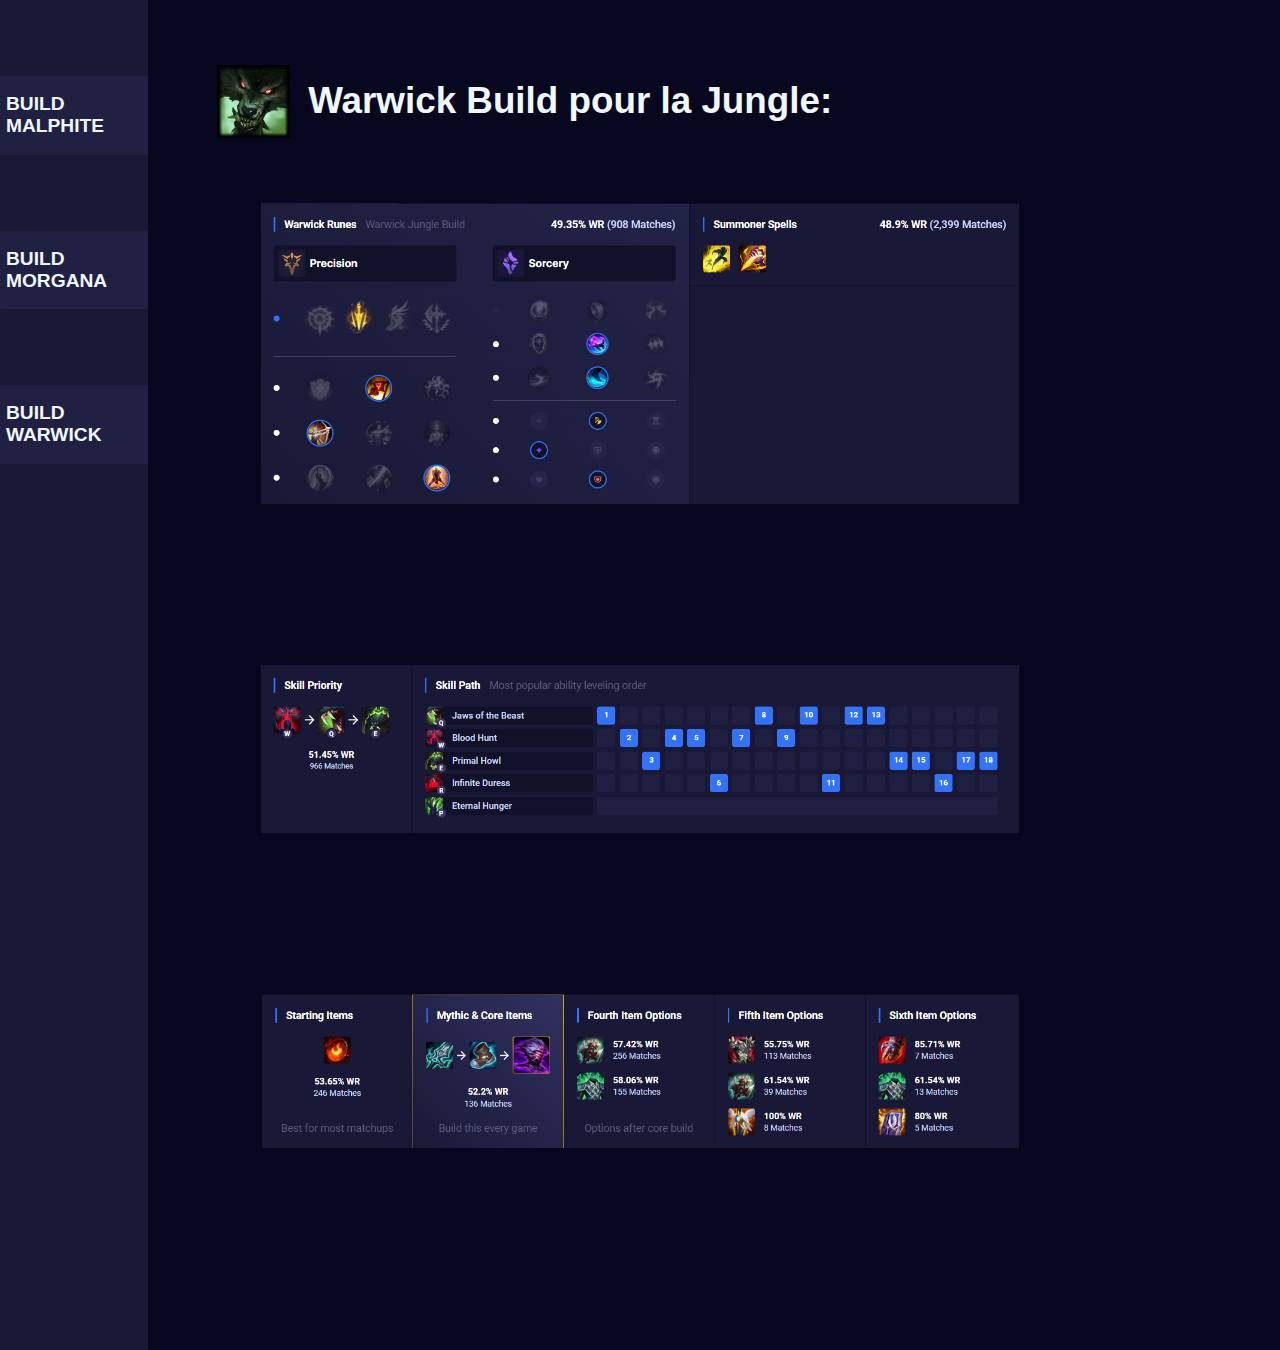
<file: site_html_css/index.html>
<!DOCTYPE html>
<html lang="en">
<head>
    <meta charset="UTF-8">
    <meta name="viewport" content="width=device-width, initial-scale=1.0">
    <title>Document</title>
    <link rel="stylesheet" href="css/style.css">
</head>
<body>
    <nav>
        <div class="liens">
            <a href="malphite.html">BUILD MALPHITE</a>
            <a href="morgana.html">BUILD MORGANA</a>
            <a href="index.html">BUILD WARWICK</a>
        </div>
    </nav>

    <div class="trois">
        <header>
            <img class="icone" src="images/warwick.jpg" alt="warwick_icon">
            <p id="titre">Warwick Build pour la Jungle:</p>
        </header>
        <main class="article">
            <div class="images_pc">
                <img src="images/runes.png" alt="runes_pc">
                <img src="images/competences.png" alt="competences_pc">
                <img src="images/items.png" alt="items_pc">
            </div>
            <div class="images_mobile">
                <img src="images/runes_mobile.jpg" alt="runes_mobile">
                <img src="images/competences_mobile.jpg" alt="competences_mobile">
                <img src="images/items_mobile.jpg" alt="items_mobile">
            </div>
        </main>
        <footer>
        </footer>
    </div>

    <section class="aside">
    </section>
</body>
</html>
</file>
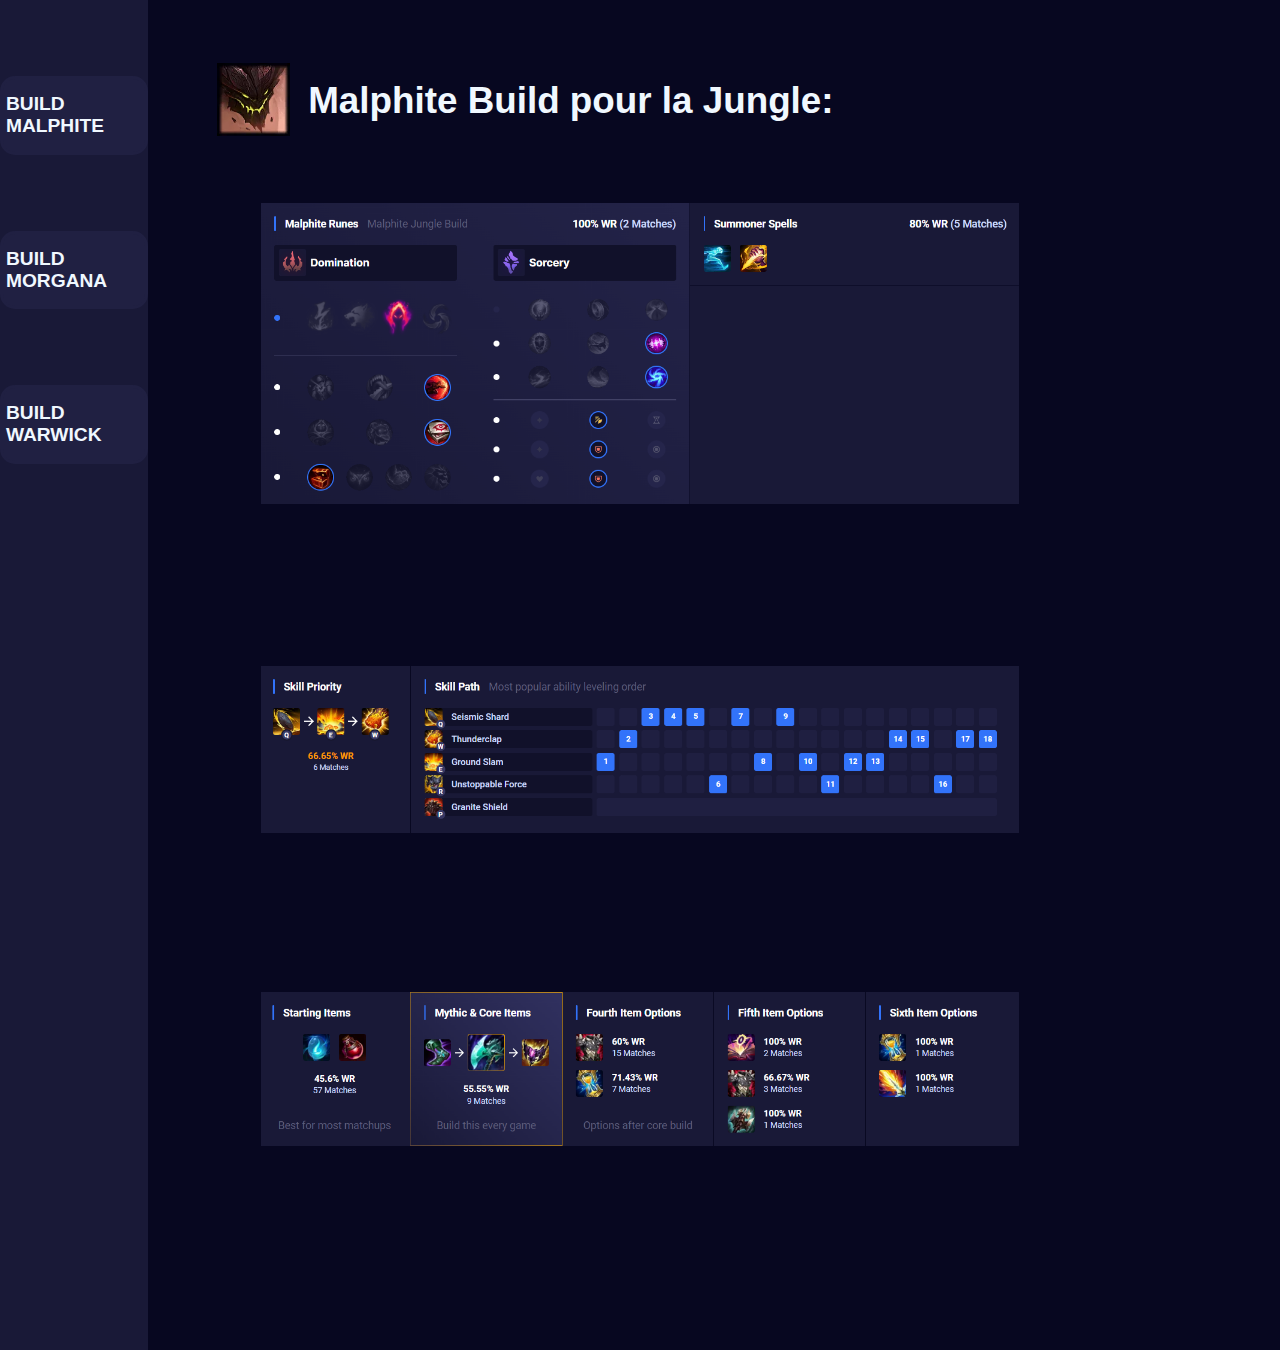
<file: site_html_css/malphite.html>
<!DOCTYPE html>
<html lang="en">
<head>
    <meta charset="UTF-8">
    <meta name="viewport" content="width=device-width, initial-scale=1.0">
    <title>Document</title>
    <link rel="stylesheet" href="css/malphite.css">
</head>
<body>
    <nav>
        <div class="liens">
            <a class="pages" href="malphite.html">BUILD MALPHITE</a>
            <a class="pages" href="morgana.html">BUILD MORGANA</a>
            <a class="pages" href="index.html">BUILD WARWICK</a>
        </div>
    </nav>

    <div class="trois">
        <header>
            <a class="easter_egg" href="images/malphite_easter.png"><img class="icone" src="images/malphite.jpg" alt=""></a>
            <p id="titre">Malphite Build pour la Jungle:</p>
        </header>
        <main class="article">
            <div class="images_pc">
                <img src="images/runes_malph.png" alt="runes_pc">
                <img src="images/competences_malph.png" alt="competences_pc">
                <img src="images/items_malph.png" alt="items_pc">
            </div>
            <div class="images_mobile">
                <img src="images/runes_mobile_malph.jpg" alt="runes_mobile">
                <img src="images/competences_mobile_malph.jpg" alt="competences_mobile">
                <img src="images/items_mobile_malph.jpg" alt="items_mobile">
            </div>
        </main>
        <footer>
        </footer>
    </div>

    <section class="aside">
    </section>
    
</body>
</html>
</file>
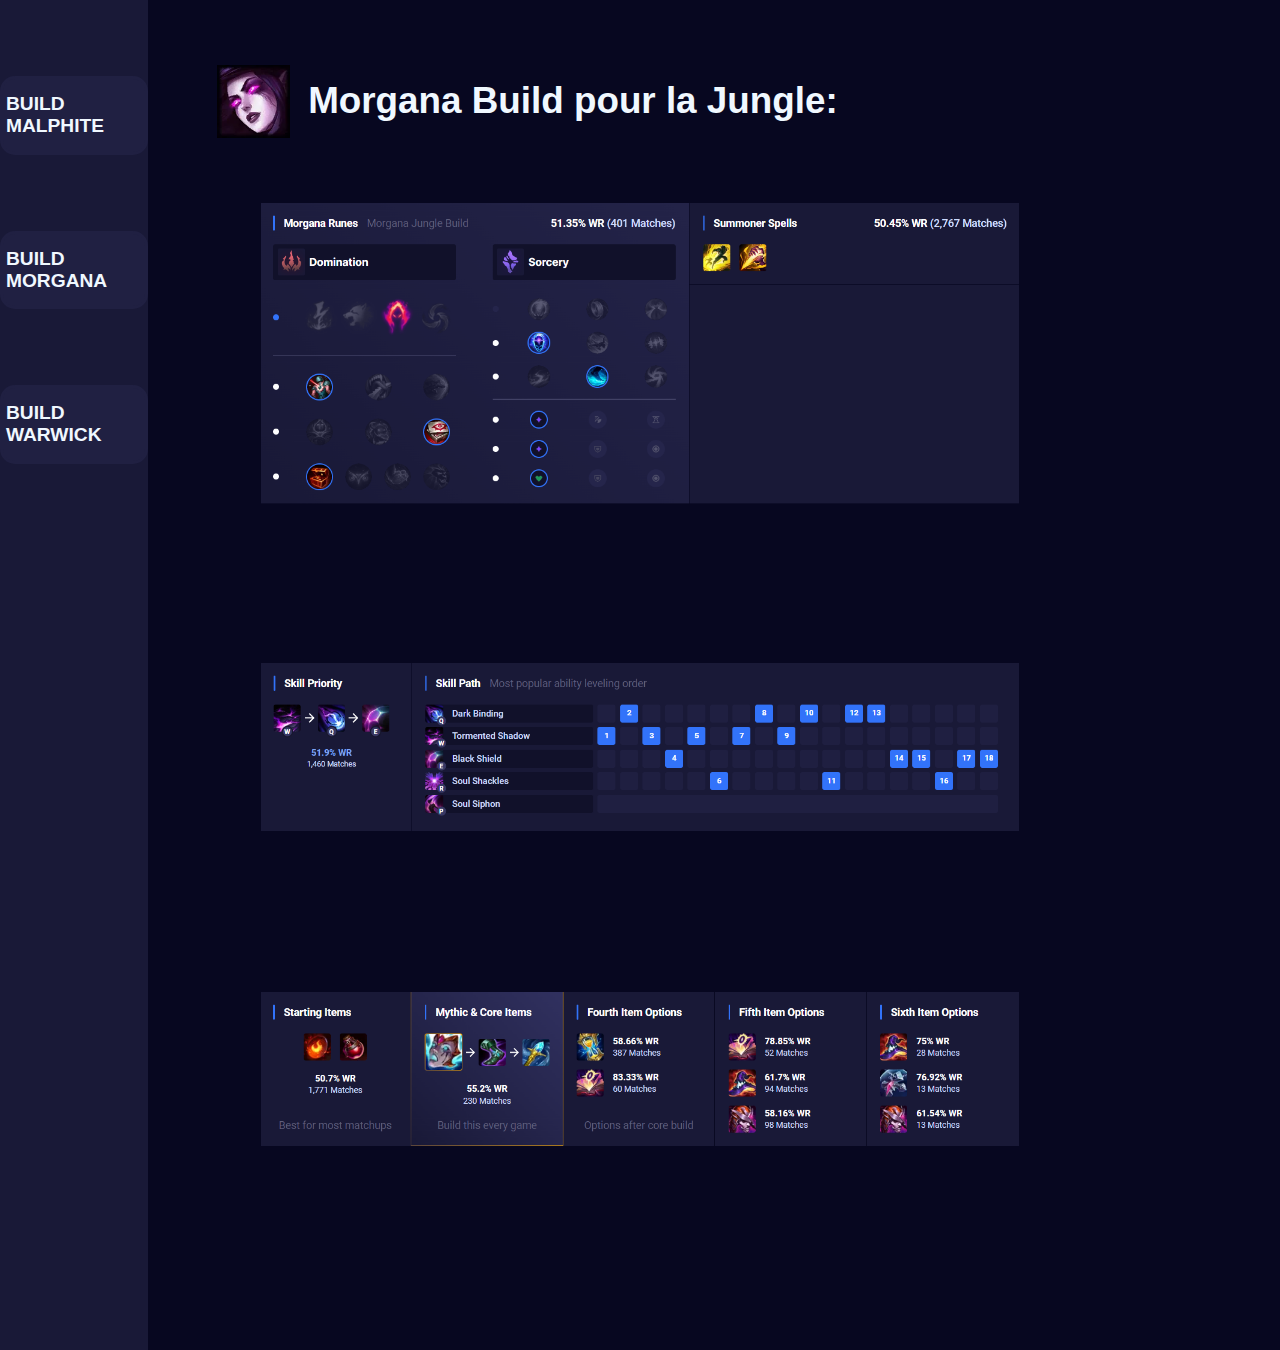
<file: site_html_css/morgana.html>
<!DOCTYPE html>
<html lang="en">
<head>
    <meta charset="UTF-8">
    <meta name="viewport" content="width=device-width, initial-scale=1.0">
    <title>Document</title>
    <link rel="stylesheet" href="css/morgana.css">
</head>
<body>
    <nav>
        <div class="liens">
            <a href="malphite.html">BUILD MALPHITE</a>
            <a href="morgana.html">BUILD MORGANA</a>
            <a href="index.html">BUILD WARWICK</a>
        </div>
    </nav>

    <div class="trois">
        <header>
            <img class="icone" src="images/morgana.jpg" alt="morgana_icon">
            <p id="titre">Morgana Build pour la Jungle:</p>
        </header>
        <main class="article">
            <div class="images_pc">
                <img src="images/runes_morg.png" alt="runes_pc">
                <img src="images/competences_morg.png" alt="competences_pc">
                <img src="images/items_morg.png" alt="items_pc">
            </div>
            <div class="images_mobile">
                <img src="images/runes_mobile_morg.jpg" alt="runes_mobile">
                <img src="images/competences_mobile_morg.jpg" alt="competences_mobile">
                <img src="images/items_mobile_morg.jpg" alt="items_mobile">
            </div>
        </main>
        <footer>
        </footer>
    </div>

    <section class="aside">
    </section>
    
</body>
</html>
</file>
<file: site_html_css/css/style.css>
*{
    margin: 0;
}

body{
    display: flex;  
    width: 100%;
    height: 100vh;
}

nav{
    background-color: rgb(25, 25, 55);  
    width: 15%;
    height: 150%;
}
a{
    color: aliceblue;
    font-size: larger;
    font-family: sans-serif;
    font-weight: 600;
    text-decoration: none;
    padding-top: 9.5%;
    padding-bottom: 9.5%;
    padding-left: 2%;
    border: 3px solid rgb(32, 32, 66);
    border-radius: 1px;
    background-color: rgb(32, 32, 66);
}
.liens{
    display: flex;
    width: 100%;
    height: 40%;
    flex-direction: column;
    justify-content: space-evenly;
}

.trois{
    width: 100%;
    height: 150%;
}
header{
    background-color: rgb(7, 7, 32);  
    height: 15%;
    display: flex;
    align-items: center;
    padding-left: 7%;
}
.icone{
    width: 8%;
    height: auto;
}
#titre{
    color: aliceblue;
    font-family: sans-serif;
    font-weight: 600;
    font-size: 230%;
    padding-left: 2%;
}
.article{
    background-color: rgb(7, 7, 32);  
    width: 100%;
    height: 70%;   
    display: flex;
}
.images_pc{
    display: flex;
    flex-direction: column;
    align-items: center;
    justify-content: space-between;
}
.images_mobile{
    display: none;
}
.article img{
    width: 77%;
    height: auto;
}
footer{
    background-color: rgb(7, 7, 32);  
    height: 15%;
}

.aside{
    background-color: rgb(7, 7, 32);  
    width: 15%;
    height: 150%;
}

@media screen and (max-width: 1024px){
    .aside{
        display: none;
    }
}

@media all and (max-device-width: 480px){
    body{
        flex-direction: column;
    }
    nav{
        width: 100%;
        height: 20%;
    }
    a{
        padding-left: 0%;
        border: none;
        background-color: rgb(25, 25, 55);
    }
    .liens{
        flex-direction: row;
        text-align: center;
    }
    .aside{
        display: none;
    }
    .images_pc{
        display: none;
    }
    .images_mobile{
        display: block;
        display: flex;
        flex-direction: column;
        align-items: center;
        justify-content: space-between;
    }
    .article{
        height: 100%;
    }
    header{
        height: 20%;
    }
    footer{
        height: 20%;
    }
}
</file>
<file: site_html_css/css/malphite.css>
*{
    margin: 0;
}

body{
    display: flex;  
    width: 100%;
    height: 100vh;
}

nav{
    background-color: rgb(25, 25, 55);  
    width: 15%;
    height: 150%;
}
.pages{
    color: aliceblue;
    font-size: larger;
    font-family: sans-serif;
    font-weight: 600;
    text-decoration: none;
    padding-top: 9.5%;
    padding-bottom: 9.5%;
    padding-left: 2%;
    border: 3px solid rgb(32, 32, 66);
    border-radius: 15px;
    background-color: rgb(32, 32, 66);
}
.liens{
    display: flex;
    width: 100%;
    height: 40%;
    flex-direction: column;
    justify-content: space-evenly;
}

.trois{
    width: 100%;
    height: 150%;
}
header{
    background-color: rgb(7, 7, 32);  
    height: 15%;
    display: flex;
    align-items: center;
    padding-left: 7%;
}
.easter_egg{
    width: 8%;
    height: auto;
}
.icone{
    width: 100%;
    height: auto;
}
#titre{
    color: aliceblue;
    font-family: sans-serif;
    font-weight: 600;
    font-size: 230%;
    padding-left: 2%;
}
.article{
    background-color: rgb(7, 7, 32);  
    width: 100%;
    height: 70%;   
    display: flex;
}
.images_pc{
    display: flex;
    flex-direction: column;
    align-items: center;
    justify-content: space-between;
}
.images_mobile{
    display: none;
}
.article img{
    width: 77%;
    height: auto;
}
footer{
    background-color: rgb(7, 7, 32);  
    height: 15%;
}

.aside{
    background-color: rgb(7, 7, 32);  
    width: 15%;
    height: 150%;
}

@media screen and (max-width: 1024px){
    .aside{
        display: none;
    }
}

@media all and (max-device-width: 480px){
    body{
        flex-direction: column;
    }
    nav{
        width: 100%;
        height: 20%;
    }
    .pages{
        padding-left: 0%;
        border: none;
        background-color: rgb(25, 25, 55); 
    }
    .liens{
        flex-direction: row;
        text-align: center;
    }
    .aside{
        display: none;
    }
    .images_pc{
        display: none;
    }
    .images_mobile{
        display: block;
        display: flex;
        flex-direction: column;
        align-items: center;
        justify-content: space-between;
    }
    .article{
        height: 100%;
    }
    header{
        height: 20%;
    }
    footer{
        height: 20%;
    }
}
</file>
<file: site_html_css/css/morgana.css>
*{
    margin: 0;
}

body{
    display: flex;  
    width: 100%;
    height: 100vh;
}

nav{
    background-color: rgb(25, 25, 55);  
    width: 15%;
    height: 150%;
}
a{
    color: aliceblue;
    font-size: larger;
    font-family: sans-serif;
    font-weight: 600;
    text-decoration: none;
    padding-top: 9.5%;
    padding-bottom: 9.5%;
    padding-left: 2%;
    border: 3px solid rgb(32, 32, 66);
    border-radius: 15px;
    background-color: rgb(32, 32, 66);
}
.liens{
    display: flex;
    width: 100%;
    height: 40%;
    flex-direction: column;
    justify-content: space-evenly;
}

.trois{
    width: 100%;
    height: 150%;
}
header{
    background-color: rgb(7, 7, 32);  
    height: 15%;
    display: flex;
    align-items: center;
    padding-left: 7%;
}
.icone{
    width: 8%;
    height: auto;
}
#titre{
    color: aliceblue;
    font-family: sans-serif;
    font-weight: 600;
    font-size: 230%;
    padding-left: 2%;
}
.article{
    background-color: rgb(7, 7, 32);  
    width: 100%;
    height: 70%;   
    display: flex;
}
.images_pc{
    display: flex;
    flex-direction: column;
    align-items: center;
    justify-content: space-between;
}
.images_mobile{
    display: none;
}
.article img{
    width: 77%;
    height: auto;
}
footer{
    background-color: rgb(7, 7, 32);  
    height: 15%;
}

.aside{
    background-color: rgb(7, 7, 32);  
    width: 15%;
    height: 150%;
}

@media screen and (max-width: 1024px){
    .aside{
        display: none;
    }
}

@media all and (max-device-width: 480px){
    body{
        flex-direction: column;
    }
    nav{
        width: 100%;
        height: 20%;
    }
    a{
        padding-left: 0%;
        border: none;
        background-color: rgb(25, 25, 55); 
    }
    .liens{
        flex-direction: row;
        text-align: center;
    }
    .aside{
        display: none;
    }
    .images_pc{
        display: none;
    }
    .images_mobile{
        display: block;
        display: flex;
        flex-direction: column;
        align-items: center;
        justify-content: space-between;
    }
    .article{
        height: 100%;
    }
    header{
        height: 20%;
    }
    footer{
        height: 20%;
    }
}
</file>
